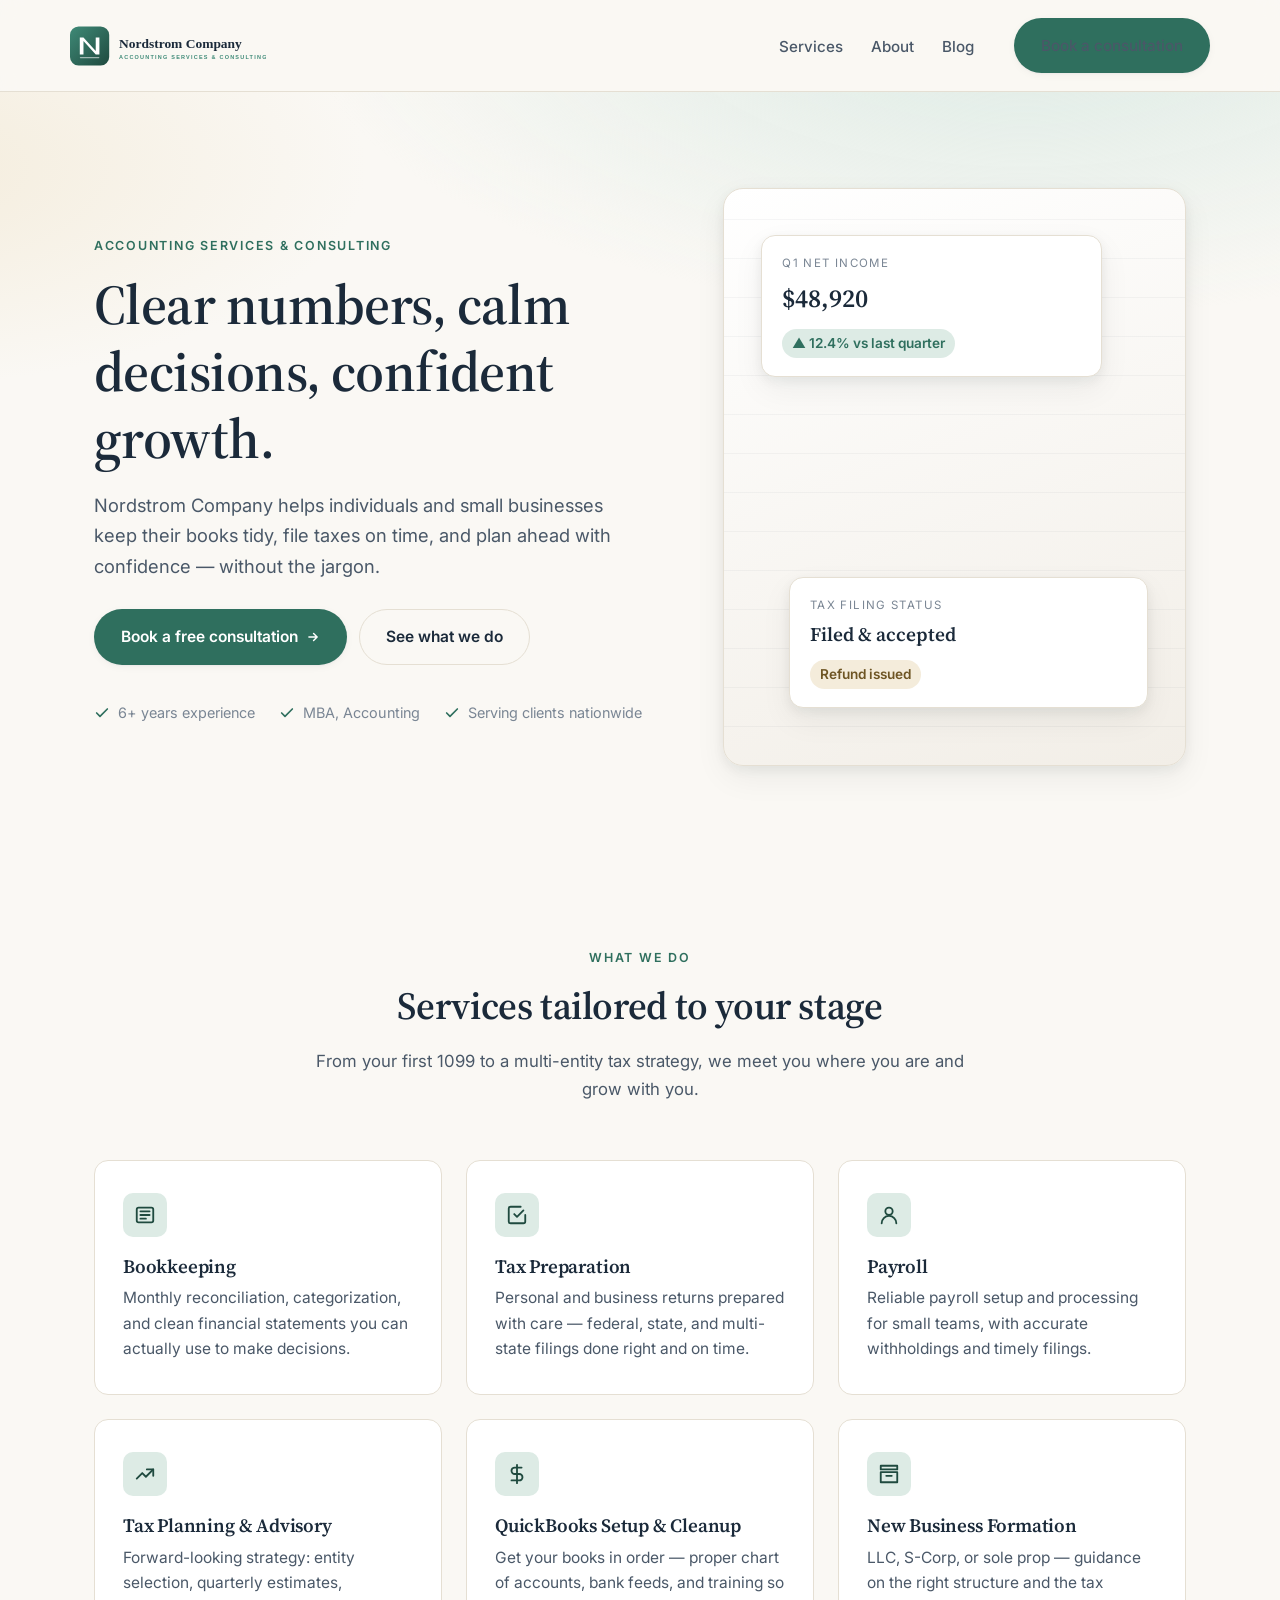
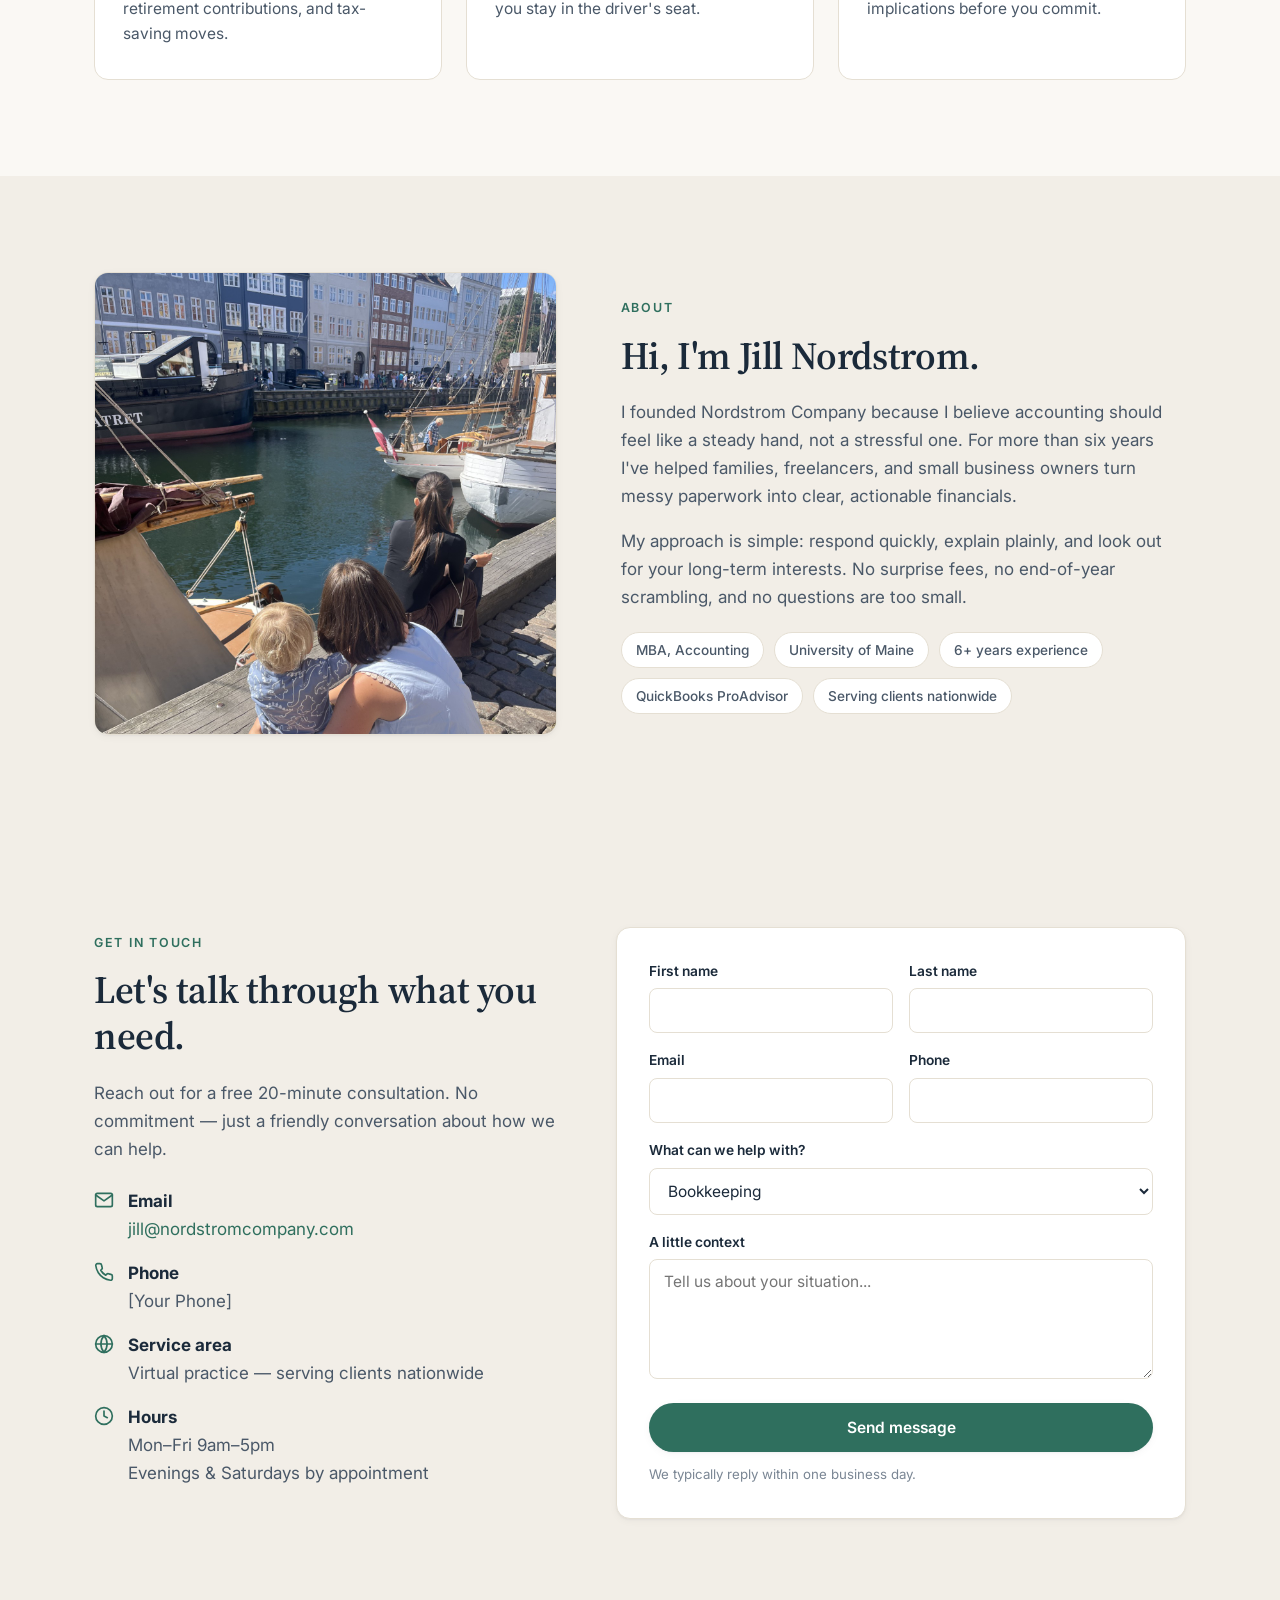
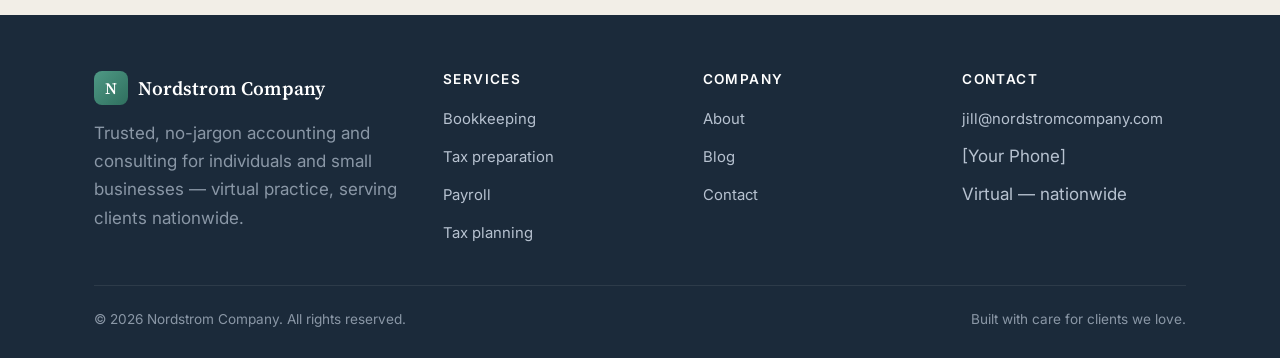
<file: index.html>
<!DOCTYPE html>
<html lang="en">
<head>
  <meta charset="UTF-8" />
  <meta name="viewport" content="width=device-width, initial-scale=1.0" />
  <title>Nordstrom Company — Accounting Services &amp; Consulting</title>
  <meta name="description" content="Nordstrom Company offers bookkeeping, tax preparation, payroll, and small-business advisory services for clients nationwide. Led by Jill Nordstrom, MBA." />
  <link rel="icon" type="image/svg+xml" href="logo.svg" />
  <link rel="preconnect" href="https://fonts.googleapis.com" />
  <link rel="preconnect" href="https://fonts.gstatic.com" crossorigin />
  <link href="https://fonts.googleapis.com/css2?family=Inter:wght@400;500;600;700&family=Source+Serif+4:wght@500;600;700&display=swap" rel="stylesheet" />
  <link rel="stylesheet" href="styles.css" />
</head>
<body>

  <!-- ============== HEADER ============== -->
  <header class="site-header">
    <div class="container nav">
      <a href="#top" class="brand" aria-label="Nordstrom Company home">
        <img src="logo.svg" alt="Nordstrom Company — Accounting Services &amp; Consulting" class="logo" />
      </a>

      <button class="nav-toggle" aria-label="Toggle menu" aria-expanded="false" aria-controls="primary-nav">
        <svg width="22" height="22" viewBox="0 0 24 24" fill="none" stroke="currentColor" stroke-width="2" stroke-linecap="round"><line x1="4" y1="7" x2="20" y2="7"/><line x1="4" y1="12" x2="20" y2="12"/><line x1="4" y1="17" x2="20" y2="17"/></svg>
      </button>

      <ul id="primary-nav" class="nav-links">
        <li><a href="#services">Services</a></li>
        <li><a href="#about">About</a></li>
        <li><a href="blog.html">Blog</a></li>
        <li><a href="#contact" class="btn btn-primary nav-cta">Book a consultation</a></li>
      </ul>
    </div>
  </header>

  <main id="top">

    <!-- ============== HERO ============== -->
    <section class="hero">
      <div class="container hero-inner">
        <div>
          <span class="eyebrow">Accounting Services &amp; Consulting</span>
          <h1>Clear numbers, calm decisions, confident growth.</h1>
          <p class="lead">
            Nordstrom Company helps individuals and small businesses keep their books tidy,
            file taxes on time, and plan ahead with confidence — without the jargon.
          </p>
          <div class="hero-actions">
            <a href="#contact" class="btn btn-primary">
              Book a free consultation
              <svg width="14" height="14" viewBox="0 0 24 24" fill="none" stroke="currentColor" stroke-width="2.5" stroke-linecap="round"><path d="M5 12h14M13 6l6 6-6 6"/></svg>
            </a>
            <a href="#services" class="btn btn-ghost">See what we do</a>
          </div>

          <div class="hero-trust">
            <span><svg width="16" height="16" viewBox="0 0 24 24" fill="none" stroke="currentColor" stroke-width="2.5" stroke-linecap="round" stroke-linejoin="round"><path d="M20 6L9 17l-5-5"/></svg> 6+ years experience</span>
            <span><svg width="16" height="16" viewBox="0 0 24 24" fill="none" stroke="currentColor" stroke-width="2.5" stroke-linecap="round" stroke-linejoin="round"><path d="M20 6L9 17l-5-5"/></svg> MBA, Accounting</span>
            <span><svg width="16" height="16" viewBox="0 0 24 24" fill="none" stroke="currentColor" stroke-width="2.5" stroke-linecap="round" stroke-linejoin="round"><path d="M20 6L9 17l-5-5"/></svg> Serving clients nationwide</span>
          </div>
        </div>

        <!-- Decorative visual — replace with photo or illustration if desired -->
        <div class="hero-visual" aria-hidden="true">
          <div class="hero-card hero-card-1">
            <div class="label">Q1 Net Income</div>
            <div class="value">$48,920</div>
            <span class="delta">▲ 12.4% vs last quarter</span>
          </div>
          <div class="hero-card hero-card-2">
            <div class="label">Tax Filing Status</div>
            <div class="value" style="font-size:1.2rem;">Filed &amp; accepted</div>
            <span class="delta" style="background:#F4ECDB;color:#6E5524;">Refund issued</span>
          </div>
        </div>
      </div>
    </section>

    <!-- ============== SERVICES ============== -->
    <section class="section" id="services">
      <div class="container">
        <div class="section-head">
          <span class="eyebrow">What we do</span>
          <h2>Services tailored to your stage</h2>
          <p>From your first 1099 to a multi-entity tax strategy, we meet you where you are and grow with you.</p>
        </div>

        <div class="services-grid">
          <article class="service-card">
            <div class="service-icon">
              <svg width="22" height="22" viewBox="0 0 24 24" fill="none" stroke="currentColor" stroke-width="2" stroke-linecap="round" stroke-linejoin="round"><rect x="3" y="4" width="18" height="16" rx="2"/><path d="M7 8h10M7 12h10M7 16h6"/></svg>
            </div>
            <h3>Bookkeeping</h3>
            <p>Monthly reconciliation, categorization, and clean financial statements you can actually use to make decisions.</p>
          </article>

          <article class="service-card">
            <div class="service-icon">
              <svg width="22" height="22" viewBox="0 0 24 24" fill="none" stroke="currentColor" stroke-width="2" stroke-linecap="round" stroke-linejoin="round"><path d="M9 11l3 3 7-7"/><path d="M21 12v7a2 2 0 01-2 2H5a2 2 0 01-2-2V5a2 2 0 012-2h11"/></svg>
            </div>
            <h3>Tax Preparation</h3>
            <p>Personal and business returns prepared with care — federal, state, and multi-state filings done right and on time.</p>
          </article>

          <article class="service-card">
            <div class="service-icon">
              <svg width="22" height="22" viewBox="0 0 24 24" fill="none" stroke="currentColor" stroke-width="2" stroke-linecap="round" stroke-linejoin="round"><circle cx="12" cy="8" r="4"/><path d="M4 21a8 8 0 0116 0"/></svg>
            </div>
            <h3>Payroll</h3>
            <p>Reliable payroll setup and processing for small teams, with accurate withholdings and timely filings.</p>
          </article>

          <article class="service-card">
            <div class="service-icon">
              <svg width="22" height="22" viewBox="0 0 24 24" fill="none" stroke="currentColor" stroke-width="2" stroke-linecap="round" stroke-linejoin="round"><path d="M3 17l6-6 4 4 8-8"/><path d="M14 7h7v7"/></svg>
            </div>
            <h3>Tax Planning &amp; Advisory</h3>
            <p>Forward-looking strategy: entity selection, quarterly estimates, retirement contributions, and tax-saving moves.</p>
          </article>

          <article class="service-card">
            <div class="service-icon">
              <svg width="22" height="22" viewBox="0 0 24 24" fill="none" stroke="currentColor" stroke-width="2" stroke-linecap="round" stroke-linejoin="round"><path d="M12 2v20"/><path d="M17 5H9.5a3.5 3.5 0 000 7h5a3.5 3.5 0 010 7H6"/></svg>
            </div>
            <h3>QuickBooks Setup &amp; Cleanup</h3>
            <p>Get your books in order — proper chart of accounts, bank feeds, and training so you stay in the driver's seat.</p>
          </article>

          <article class="service-card">
            <div class="service-icon">
              <svg width="22" height="22" viewBox="0 0 24 24" fill="none" stroke="currentColor" stroke-width="2" stroke-linecap="round" stroke-linejoin="round"><path d="M3 3h18v4H3zM3 10h18v11H3z"/><path d="M9 14h6"/></svg>
            </div>
            <h3>New Business Formation</h3>
            <p>LLC, S-Corp, or sole prop — guidance on the right structure and the tax implications before you commit.</p>
          </article>
        </div>
      </div>
    </section>

    <!-- ============== ABOUT ============== -->
    <section class="section section-alt" id="about">
      <div class="container about-grid">
        <div class="about-portrait">
          <img src="jill.jpg" alt="Jill Nordstrom, founder of Nordstrom Company" />
        </div>
        <div>
          <span class="eyebrow">About</span>
          <h2>Hi, I'm Jill Nordstrom.</h2>
          <p>
            I founded Nordstrom Company because I believe accounting should feel like a steady hand,
            not a stressful one. For more than six years I've helped families, freelancers, and small
            business owners turn messy paperwork into clear, actionable financials.
          </p>
          <p>
            My approach is simple: respond quickly, explain plainly, and look out for your long-term
            interests. No surprise fees, no end-of-year scrambling, and no questions are too small.
          </p>
          <div class="credentials">
            <span class="pill">MBA, Accounting</span>
            <span class="pill">University of Maine</span>
            <span class="pill">6+ years experience</span>
            <span class="pill">QuickBooks ProAdvisor</span>
            <span class="pill">Serving clients nationwide</span>
          </div>
        </div>
      </div>
    </section>

    <!-- ============== TESTIMONIALS (hidden until real testimonials are available) ==============
    <section class="section" id="testimonials">
      <div class="container">
        <div class="section-head">
          <span class="eyebrow">Kind words</span>
          <h2>Clients who breathe easier at tax time</h2>
        </div>

        <div class="testimonials-grid">
          <figure class="testimonial">
            <div class="stars">★★★★★</div>
            <blockquote>
              "Jill took our tangled QuickBooks file and turned it into something we
              actually understand. We finally know how the business is doing month to month."
            </blockquote>
            <figcaption class="testimonial-author">
              <div class="avatar">SR</div>
              <div>
                <div class="who">[Sample Client]</div>
                <div class="role">Owner, [Sample Business]</div>
              </div>
            </figcaption>
          </figure>

          <figure class="testimonial">
            <div class="stars">★★★★★</div>
            <blockquote>
              "Calm, responsive, and on our side. Our refund was bigger than I expected
              and the process was easier than I expected."
            </blockquote>
            <figcaption class="testimonial-author">
              <div class="avatar">MJ</div>
              <div>
                <div class="who">[Sample Client]</div>
                <div class="role">Freelancer</div>
              </div>
            </figcaption>
          </figure>

          <figure class="testimonial">
            <div class="stars">★★★★★</div>
            <blockquote>
              "Switching to Nordstrom Company was the best decision we made this year.
              Quarterly estimates, payroll, year-end — everything just runs."
            </blockquote>
            <figcaption class="testimonial-author">
              <div class="avatar">DT</div>
              <div>
                <div class="who">[Sample Client]</div>
                <div class="role">Co-founder, [Sample Business]</div>
              </div>
            </figcaption>
          </figure>
        </div>
      </div>
    </section>

    END TESTIMONIALS HIDDEN -->

    <!-- ============== CONTACT ============== -->
    <section class="section section-alt" id="contact">
      <div class="container contact-grid">
        <div class="contact-info">
          <span class="eyebrow">Get in touch</span>
          <h2>Let's talk through what you need.</h2>
          <p>Reach out for a free 20-minute consultation. No commitment — just a friendly conversation about how we can help.</p>

          <ul>
            <li>
              <svg width="20" height="20" viewBox="0 0 24 24" fill="none" stroke="currentColor" stroke-width="2" stroke-linecap="round" stroke-linejoin="round"><path d="M4 4h16c1.1 0 2 .9 2 2v12c0 1.1-.9 2-2 2H4c-1.1 0-2-.9-2-2V6c0-1.1.9-2 2-2z"/><polyline points="22,6 12,13 2,6"/></svg>
              <div><strong>Email</strong><a href="mailto:jill@nordstromcompany.com">jill@nordstromcompany.com</a></div>
            </li>
            <li>
              <svg width="20" height="20" viewBox="0 0 24 24" fill="none" stroke="currentColor" stroke-width="2" stroke-linecap="round" stroke-linejoin="round"><path d="M22 16.92v3a2 2 0 01-2.18 2 19.79 19.79 0 01-8.63-3.07 19.5 19.5 0 01-6-6 19.79 19.79 0 01-3.07-8.67A2 2 0 014.11 2h3a2 2 0 012 1.72 12.84 12.84 0 00.7 2.81 2 2 0 01-.45 2.11L8.09 9.91a16 16 0 006 6l1.27-1.27a2 2 0 012.11-.45 12.84 12.84 0 002.81.7A2 2 0 0122 16.92z"/></svg>
              <div><strong>Phone</strong>[Your Phone]</div>
            </li>
            <li>
              <svg width="20" height="20" viewBox="0 0 24 24" fill="none" stroke="currentColor" stroke-width="2" stroke-linecap="round" stroke-linejoin="round"><circle cx="12" cy="12" r="10"/><path d="M2 12h20"/><path d="M12 2a15.3 15.3 0 010 20M12 2a15.3 15.3 0 000 20"/></svg>
              <div><strong>Service area</strong>Virtual practice — serving clients nationwide</div>
            </li>
            <li>
              <svg width="20" height="20" viewBox="0 0 24 24" fill="none" stroke="currentColor" stroke-width="2" stroke-linecap="round" stroke-linejoin="round"><circle cx="12" cy="12" r="10"/><polyline points="12,6 12,12 16,14"/></svg>
              <div><strong>Hours</strong>Mon–Fri 9am–5pm<br/>Evenings &amp; Saturdays by appointment</div>
            </li>
          </ul>
        </div>

        <form class="contact-form" onsubmit="event.preventDefault(); alert('Thanks! This form is a placeholder — wire it to your email or a service like Formspree.');">
          <div class="form-row">
            <div class="form-field">
              <label for="firstName">First name</label>
              <input id="firstName" name="firstName" type="text" required />
            </div>
            <div class="form-field">
              <label for="lastName">Last name</label>
              <input id="lastName" name="lastName" type="text" required />
            </div>
          </div>

          <div class="form-row">
            <div class="form-field">
              <label for="email">Email</label>
              <input id="email" name="email" type="email" required />
            </div>
            <div class="form-field">
              <label for="phone">Phone</label>
              <input id="phone" name="phone" type="tel" />
            </div>
          </div>

          <div class="form-field">
            <label for="service">What can we help with?</label>
            <select id="service" name="service">
              <option>Bookkeeping</option>
              <option>Tax preparation</option>
              <option>Payroll</option>
              <option>Tax planning &amp; advisory</option>
              <option>QuickBooks setup / cleanup</option>
              <option>New business formation</option>
              <option>Something else</option>
            </select>
          </div>

          <div class="form-field">
            <label for="message">A little context</label>
            <textarea id="message" name="message" placeholder="Tell us about your situation..."></textarea>
          </div>

          <button type="submit" class="btn btn-primary" style="width:100%;">Send message</button>
          <p class="form-note">We typically reply within one business day.</p>
        </form>
      </div>
    </section>

  </main>

  <!-- ============== FOOTER ============== -->
  <footer class="site-footer">
    <div class="container">
      <div class="footer-grid">
        <div>
          <div class="brand">
            <span class="brand-mark">N</span>
            <span>Nordstrom Company</span>
          </div>
          <p style="margin-top:14px;color:#8A97A6;max-width:320px;">
            Trusted, no-jargon accounting and consulting for individuals and small businesses — virtual practice, serving clients nationwide.
          </p>
        </div>

        <div>
          <h4>Services</h4>
          <ul>
            <li><a href="#services">Bookkeeping</a></li>
            <li><a href="#services">Tax preparation</a></li>
            <li><a href="#services">Payroll</a></li>
            <li><a href="#services">Tax planning</a></li>
          </ul>
        </div>

        <div>
          <h4>Company</h4>
          <ul>
            <li><a href="#about">About</a></li>
            <li><a href="blog.html">Blog</a></li>
            <li><a href="#contact">Contact</a></li>
          </ul>
        </div>

        <div>
          <h4>Contact</h4>
          <ul>
            <li><a href="mailto:jill@nordstromcompany.com">jill@nordstromcompany.com</a></li>
            <li>[Your Phone]</li>
            <li>Virtual — nationwide</li>
          </ul>
        </div>
      </div>

      <div class="footer-bottom">
        <span>© <span id="year"></span> Nordstrom Company. All rights reserved.</span>
        <span>Built with care for clients we love.</span>
      </div>
    </div>
  </footer>

  <script>
    (function () {
      var btn = document.querySelector('.nav-toggle');
      var menu = document.getElementById('primary-nav');
      if (btn && menu) {
        btn.addEventListener('click', function () {
          var open = menu.classList.toggle('open');
          btn.setAttribute('aria-expanded', open ? 'true' : 'false');
        });
        menu.querySelectorAll('a').forEach(function (a) {
          a.addEventListener('click', function () {
            menu.classList.remove('open');
            btn.setAttribute('aria-expanded', 'false');
          });
        });
      }
      var y = document.getElementById('year');
      if (y) y.textContent = new Date().getFullYear();
    })();
  </script>
</body>
</html>
</file>
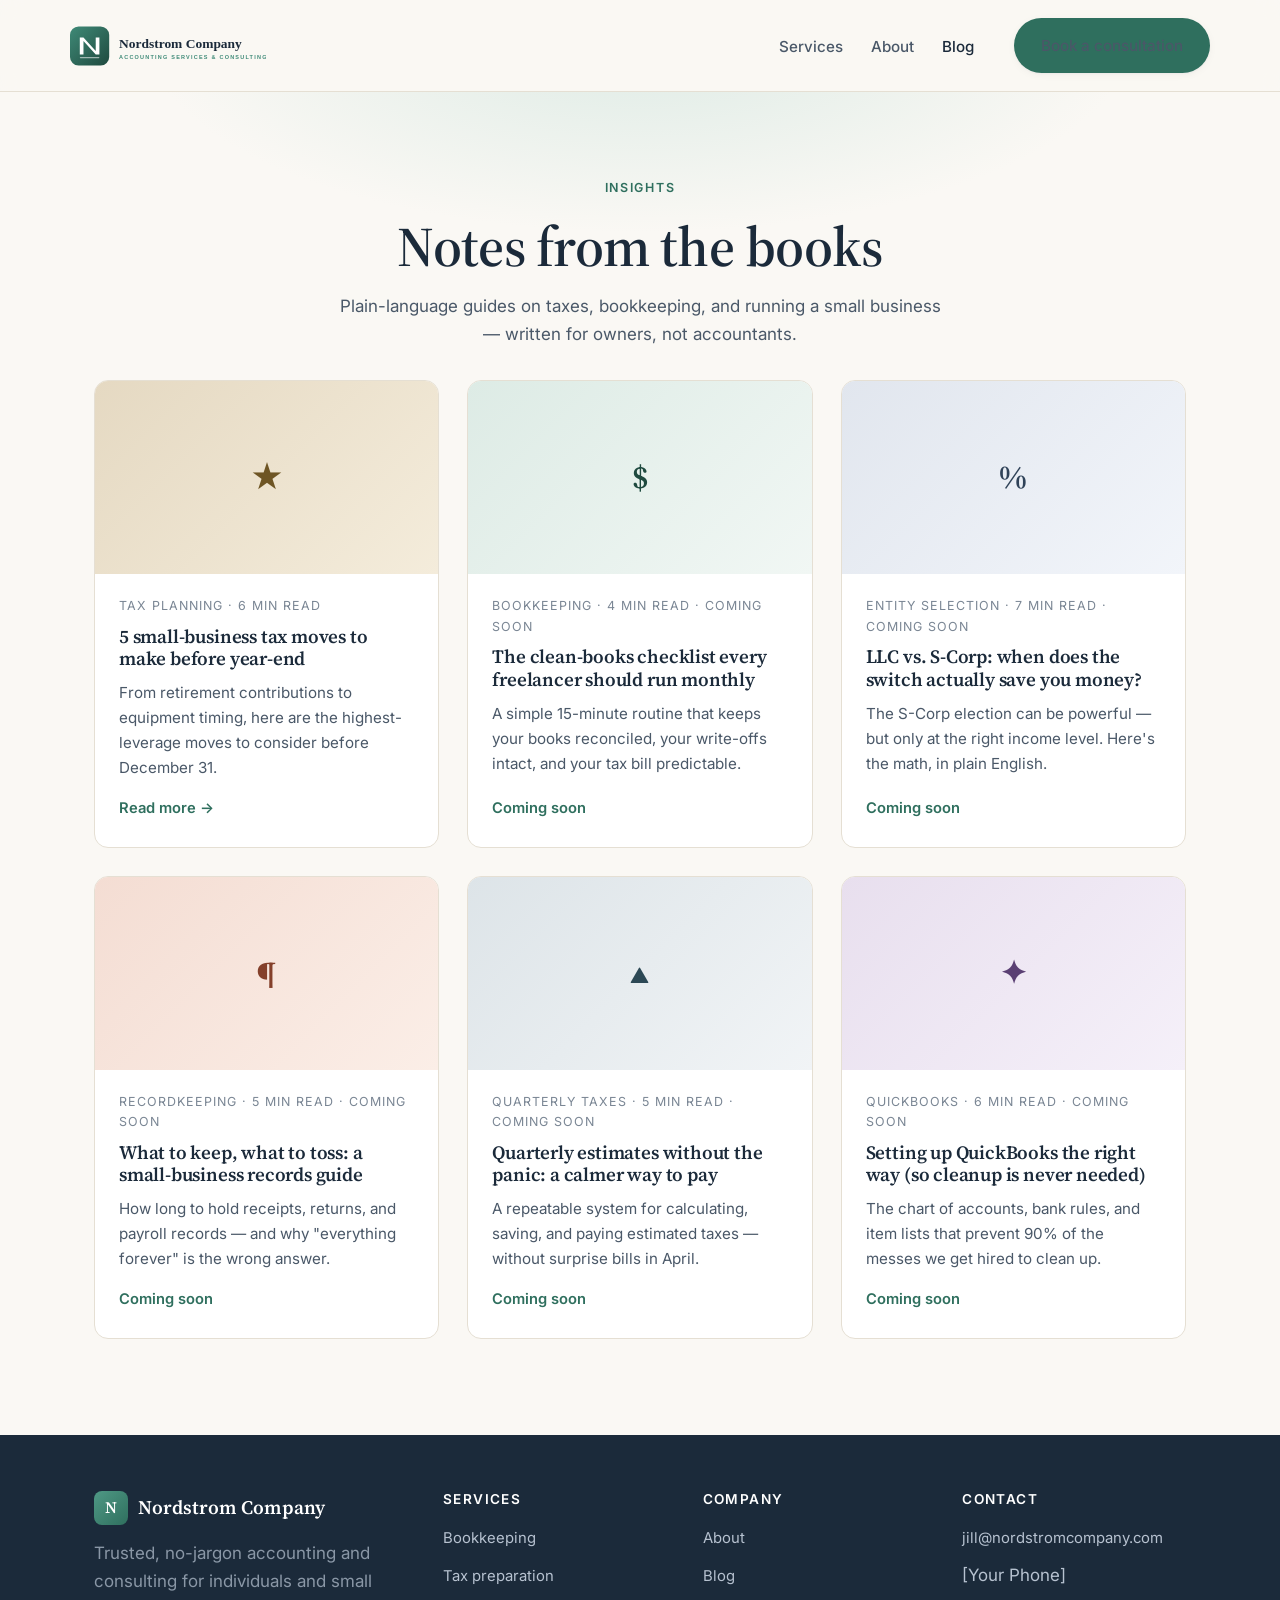
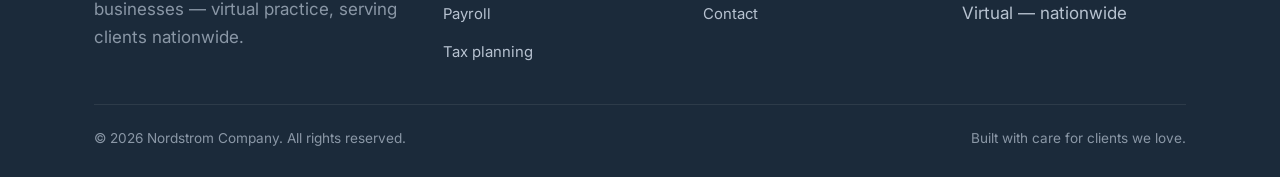
<file: blog.html>
<!DOCTYPE html>
<html lang="en">
<head>
  <meta charset="UTF-8" />
  <meta name="viewport" content="width=device-width, initial-scale=1.0" />
  <title>Blog — Nordstrom Company</title>
  <meta name="description" content="Plain-language guides on taxes, bookkeeping, and small business from Jill Nordstrom." />
  <link rel="icon" type="image/svg+xml" href="logo.svg" />
  <link rel="preconnect" href="https://fonts.googleapis.com" />
  <link rel="preconnect" href="https://fonts.gstatic.com" crossorigin />
  <link href="https://fonts.googleapis.com/css2?family=Inter:wght@400;500;600;700&family=Source+Serif+4:wght@500;600;700&display=swap" rel="stylesheet" />
  <link rel="stylesheet" href="styles.css" />
</head>
<body>

  <!-- ============== HEADER ============== -->
  <header class="site-header">
    <div class="container nav">
      <a href="index.html" class="brand" aria-label="Nordstrom Company home">
        <img src="logo.svg" alt="Nordstrom Company — Accounting Services &amp; Consulting" class="logo" />
      </a>

      <button class="nav-toggle" aria-label="Toggle menu" aria-expanded="false" aria-controls="primary-nav">
        <svg width="22" height="22" viewBox="0 0 24 24" fill="none" stroke="currentColor" stroke-width="2" stroke-linecap="round"><line x1="4" y1="7" x2="20" y2="7"/><line x1="4" y1="12" x2="20" y2="12"/><line x1="4" y1="17" x2="20" y2="17"/></svg>
      </button>

      <ul id="primary-nav" class="nav-links">
        <li><a href="index.html#services">Services</a></li>
        <li><a href="index.html#about">About</a></li>
        <li><a href="blog.html" aria-current="page" style="color:var(--ink);">Blog</a></li>
        <li><a href="index.html#contact" class="btn btn-primary nav-cta">Book a consultation</a></li>
      </ul>
    </div>
  </header>

  <main>

    <!-- ============== BLOG HERO ============== -->
    <section class="blog-hero">
      <div class="container">
        <span class="eyebrow">Insights</span>
        <h1>Notes from the books</h1>
        <p>Plain-language guides on taxes, bookkeeping, and running a small business — written for owners, not accountants.</p>
      </div>
    </section>

    <!-- ============== BLOG GRID ============== -->
    <section>
      <div class="container">
        <div class="blog-grid">

          <article class="post-card">
            <a href="posts/year-end-tax-moves.html" aria-label="Read post">
              <div class="post-cover alt-1">★</div>
            </a>
            <div class="post-body">
              <div class="post-meta">Tax Planning · 6 min read</div>
              <h3>5 small-business tax moves to make before year-end</h3>
              <p>From retirement contributions to equipment timing, here are the highest-leverage moves to consider before December 31.</p>
              <a href="posts/year-end-tax-moves.html" class="read-more">Read more →</a>
            </div>
          </article>

          <article class="post-card">
            <a href="#" aria-label="Read post (coming soon)">
              <div class="post-cover alt-2">$</div>
            </a>
            <div class="post-body">
              <div class="post-meta">Bookkeeping · 4 min read · Coming soon</div>
              <h3>The clean-books checklist every freelancer should run monthly</h3>
              <p>A simple 15-minute routine that keeps your books reconciled, your write-offs intact, and your tax bill predictable.</p>
              <a href="#" class="read-more">Coming soon</a>
            </div>
          </article>

          <article class="post-card">
            <a href="#" aria-label="Read post (coming soon)">
              <div class="post-cover alt-3">%</div>
            </a>
            <div class="post-body">
              <div class="post-meta">Entity Selection · 7 min read · Coming soon</div>
              <h3>LLC vs. S-Corp: when does the switch actually save you money?</h3>
              <p>The S-Corp election can be powerful — but only at the right income level. Here's the math, in plain English.</p>
              <a href="#" class="read-more">Coming soon</a>
            </div>
          </article>

          <article class="post-card">
            <a href="#" aria-label="Read post (coming soon)">
              <div class="post-cover alt-4">¶</div>
            </a>
            <div class="post-body">
              <div class="post-meta">Recordkeeping · 5 min read · Coming soon</div>
              <h3>What to keep, what to toss: a small-business records guide</h3>
              <p>How long to hold receipts, returns, and payroll records — and why "everything forever" is the wrong answer.</p>
              <a href="#" class="read-more">Coming soon</a>
            </div>
          </article>

          <article class="post-card">
            <a href="#" aria-label="Read post (coming soon)">
              <div class="post-cover alt-5">▲</div>
            </a>
            <div class="post-body">
              <div class="post-meta">Quarterly Taxes · 5 min read · Coming soon</div>
              <h3>Quarterly estimates without the panic: a calmer way to pay</h3>
              <p>A repeatable system for calculating, saving, and paying estimated taxes — without surprise bills in April.</p>
              <a href="#" class="read-more">Coming soon</a>
            </div>
          </article>

          <article class="post-card">
            <a href="#" aria-label="Read post (coming soon)">
              <div class="post-cover alt-6">✦</div>
            </a>
            <div class="post-body">
              <div class="post-meta">QuickBooks · 6 min read · Coming soon</div>
              <h3>Setting up QuickBooks the right way (so cleanup is never needed)</h3>
              <p>The chart of accounts, bank rules, and item lists that prevent 90% of the messes we get hired to clean up.</p>
              <a href="#" class="read-more">Coming soon</a>
            </div>
          </article>

        </div>
      </div>
    </section>

  </main>

  <!-- ============== FOOTER ============== -->
  <footer class="site-footer">
    <div class="container">
      <div class="footer-grid">
        <div>
          <div class="brand">
            <span class="brand-mark">N</span>
            <span>Nordstrom Company</span>
          </div>
          <p style="margin-top:14px;color:#8A97A6;max-width:320px;">
            Trusted, no-jargon accounting and consulting for individuals and small businesses — virtual practice, serving clients nationwide.
          </p>
        </div>

        <div>
          <h4>Services</h4>
          <ul>
            <li><a href="index.html#services">Bookkeeping</a></li>
            <li><a href="index.html#services">Tax preparation</a></li>
            <li><a href="index.html#services">Payroll</a></li>
            <li><a href="index.html#services">Tax planning</a></li>
          </ul>
        </div>

        <div>
          <h4>Company</h4>
          <ul>
            <li><a href="index.html#about">About</a></li>
            <li><a href="blog.html">Blog</a></li>
            <li><a href="index.html#contact">Contact</a></li>
          </ul>
        </div>

        <div>
          <h4>Contact</h4>
          <ul>
            <li><a href="mailto:jill@nordstromcompany.com">jill@nordstromcompany.com</a></li>
            <li>[Your Phone]</li>
            <li>Virtual — nationwide</li>
          </ul>
        </div>
      </div>

      <div class="footer-bottom">
        <span>© <span id="year"></span> Nordstrom Company. All rights reserved.</span>
        <span>Built with care for clients we love.</span>
      </div>
    </div>
  </footer>

  <script>
    (function () {
      var btn = document.querySelector('.nav-toggle');
      var menu = document.getElementById('primary-nav');
      if (btn && menu) {
        btn.addEventListener('click', function () {
          var open = menu.classList.toggle('open');
          btn.setAttribute('aria-expanded', open ? 'true' : 'false');
        });
      }
      var y = document.getElementById('year');
      if (y) y.textContent = new Date().getFullYear();
    })();
  </script>
</body>
</html>
</file>
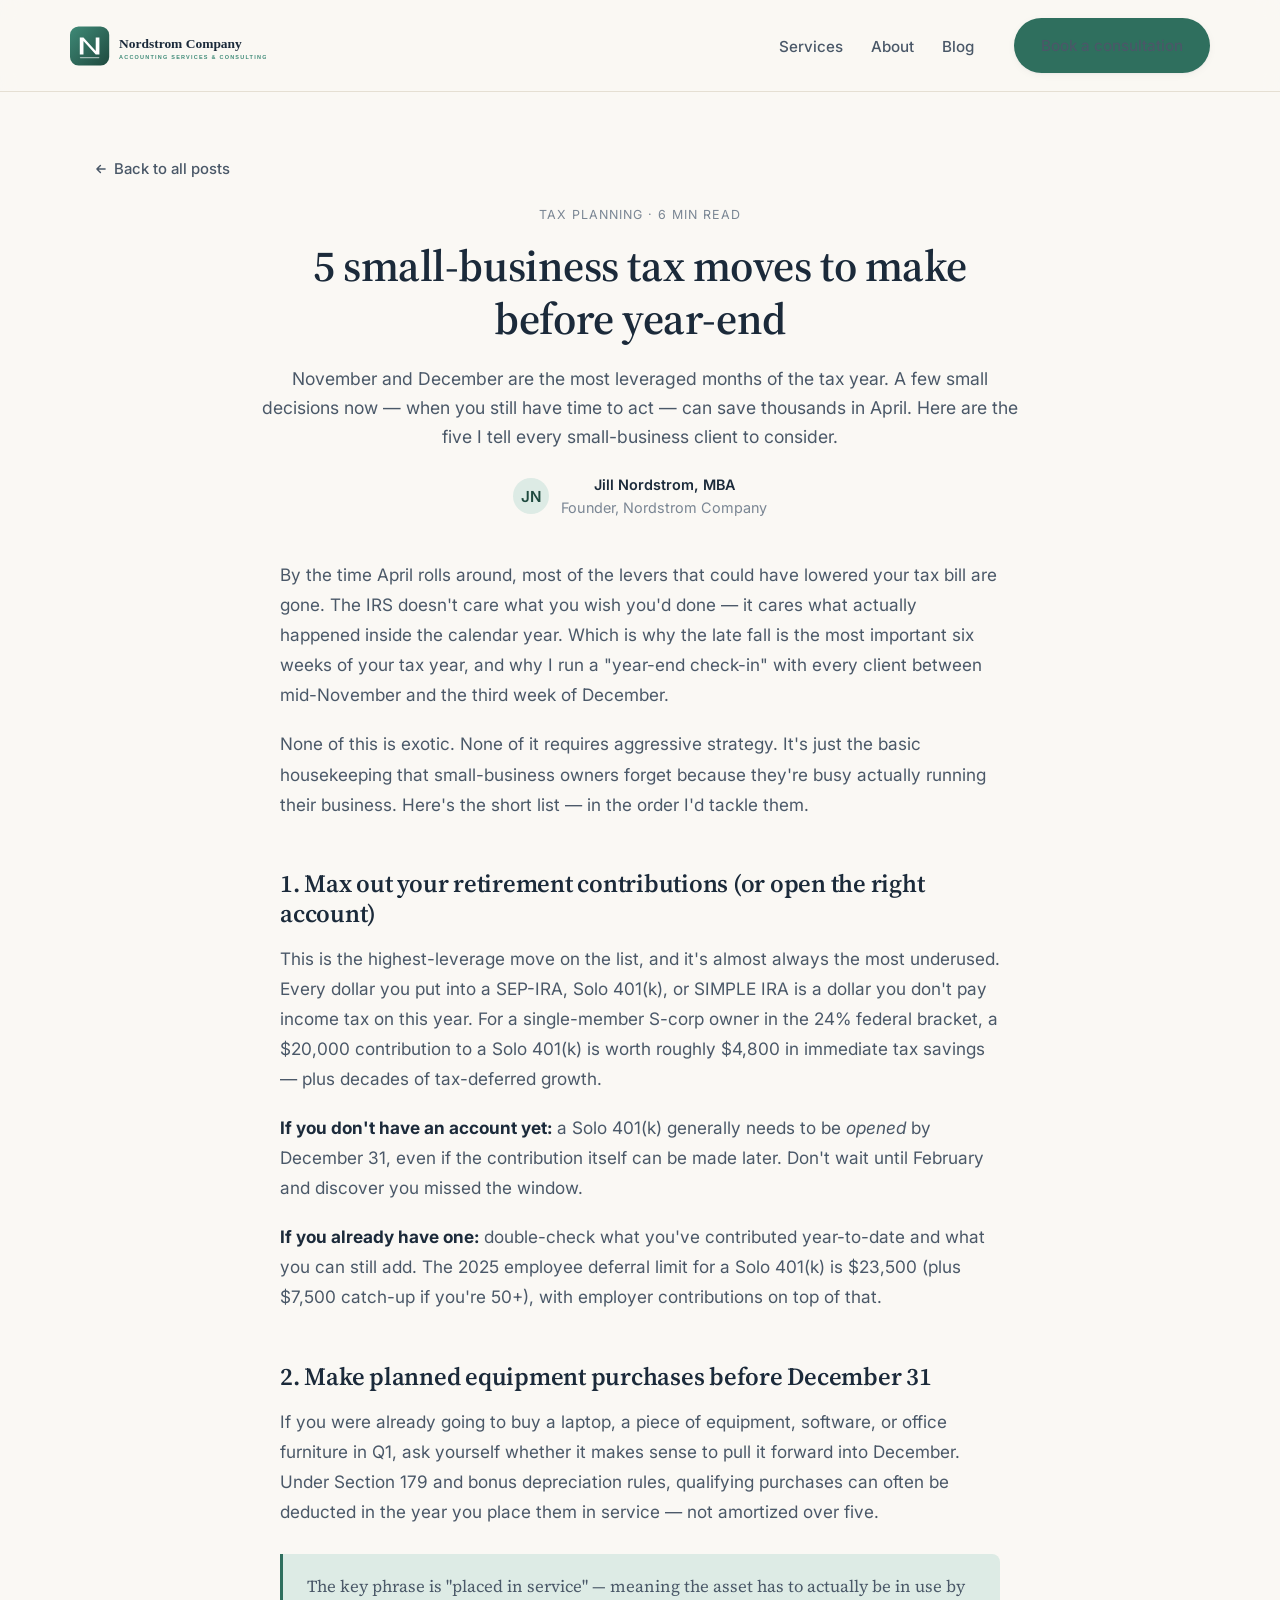
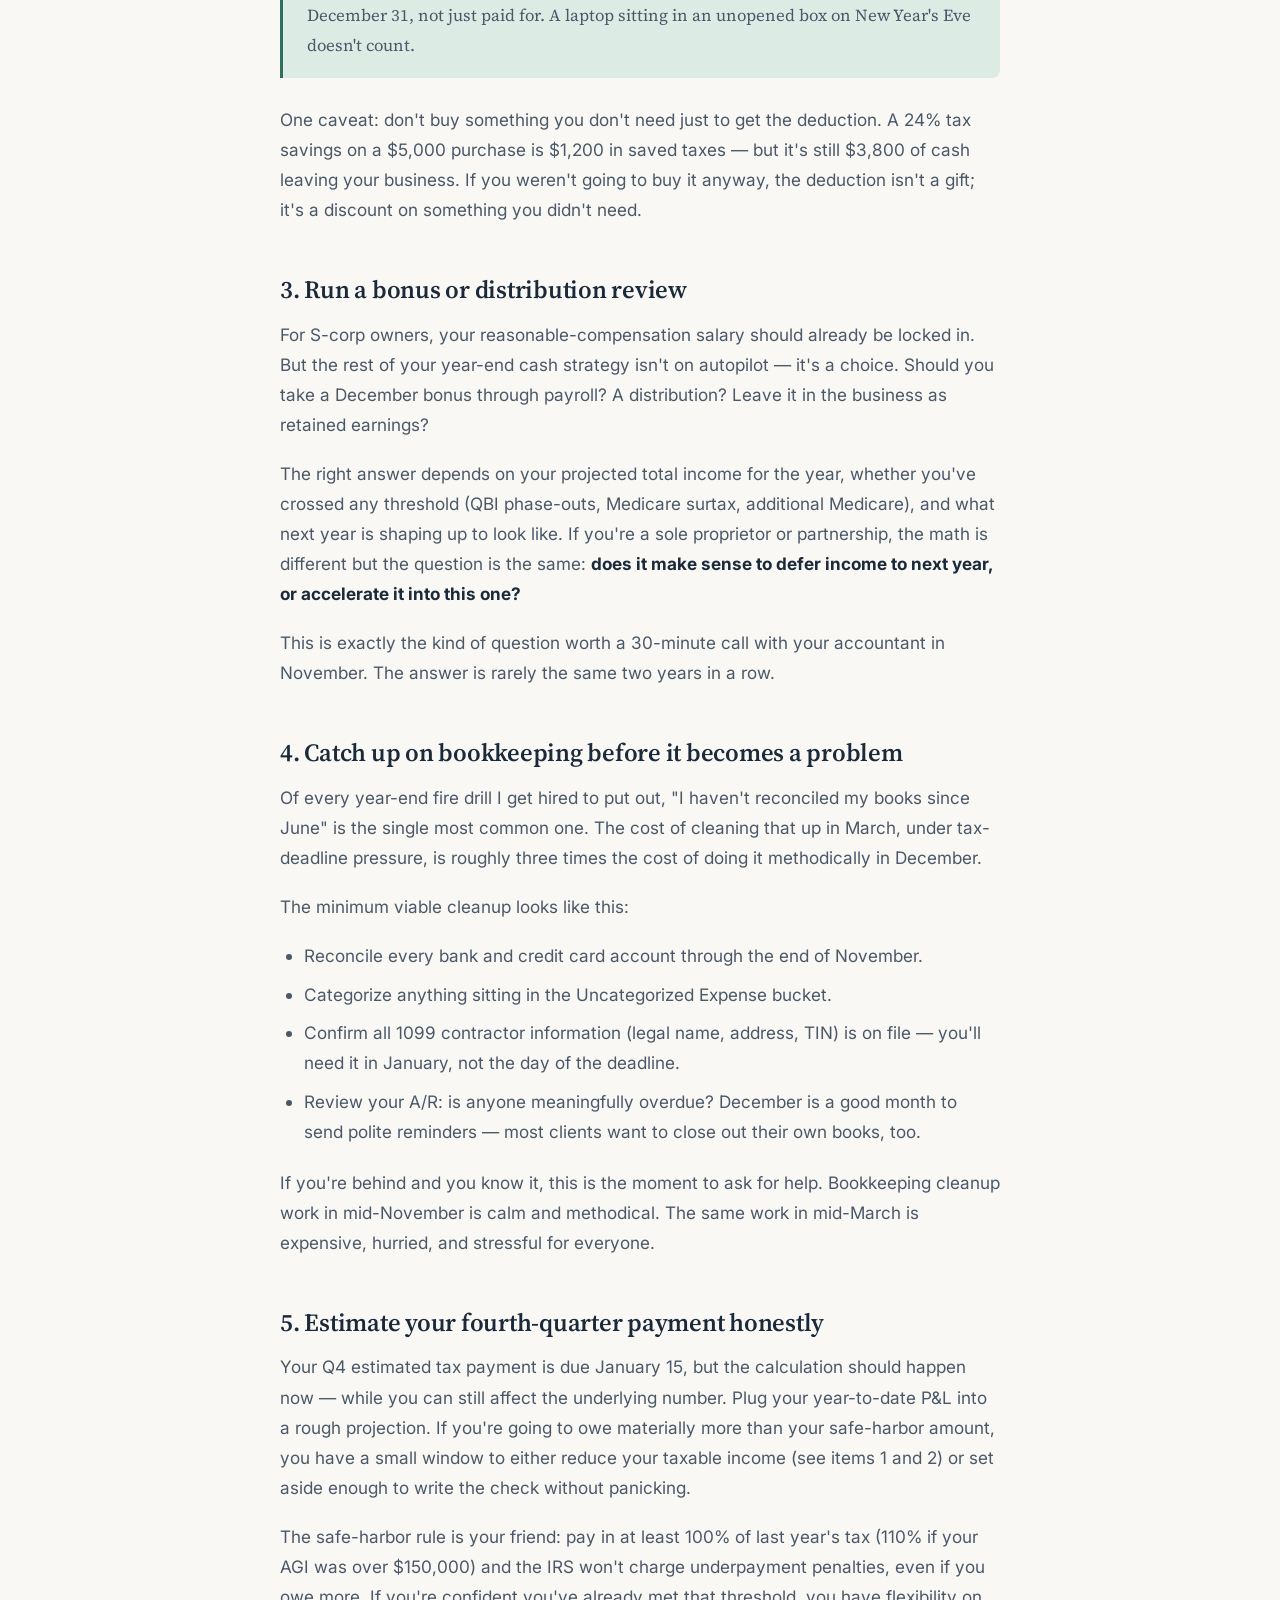
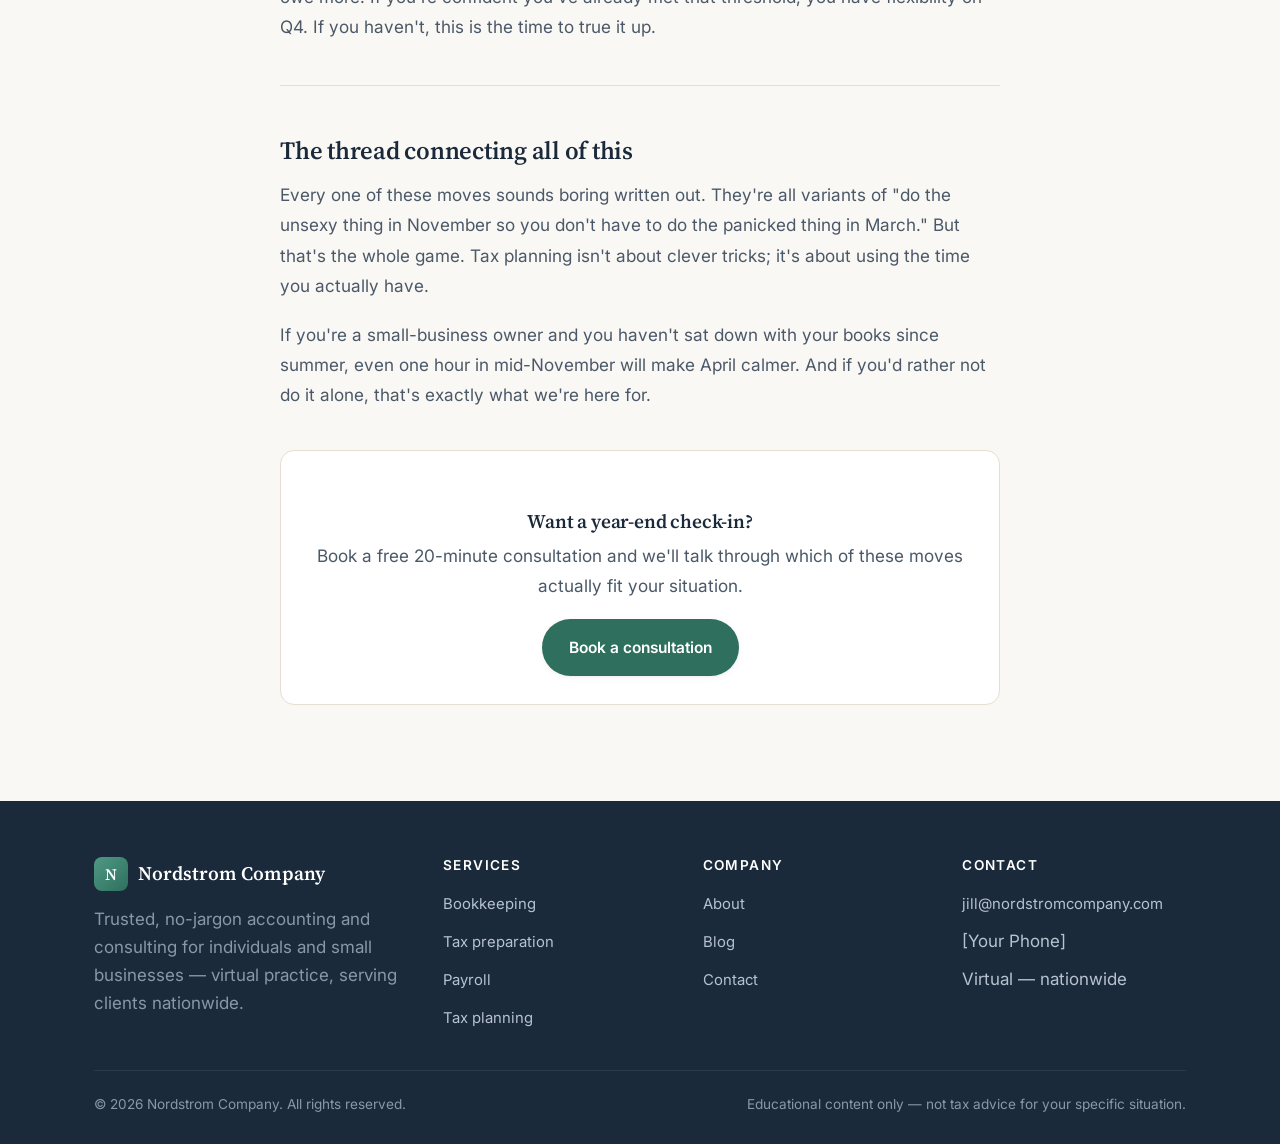
<file: posts/year-end-tax-moves.html>
<!DOCTYPE html>
<html lang="en">
<head>
  <meta charset="UTF-8" />
  <meta name="viewport" content="width=device-width, initial-scale=1.0" />
  <title>5 small-business tax moves to make before year-end — Nordstrom Company</title>
  <meta name="description" content="The highest-leverage tax moves a small-business owner can make in November and December — explained in plain English by Jill Nordstrom, MBA." />
  <link rel="icon" type="image/svg+xml" href="../logo.svg" />
  <link rel="preconnect" href="https://fonts.googleapis.com" />
  <link rel="preconnect" href="https://fonts.gstatic.com" crossorigin />
  <link href="https://fonts.googleapis.com/css2?family=Inter:wght@400;500;600;700&family=Source+Serif+4:wght@500;600;700&display=swap" rel="stylesheet" />
  <link rel="stylesheet" href="../styles.css" />
</head>
<body>

  <!-- ============== HEADER ============== -->
  <header class="site-header">
    <div class="container nav">
      <a href="../index.html" class="brand" aria-label="Nordstrom Company home">
        <img src="../logo.svg" alt="Nordstrom Company — Accounting Services &amp; Consulting" class="logo" />
      </a>

      <button class="nav-toggle" aria-label="Toggle menu" aria-expanded="false" aria-controls="primary-nav">
        <svg width="22" height="22" viewBox="0 0 24 24" fill="none" stroke="currentColor" stroke-width="2" stroke-linecap="round"><line x1="4" y1="7" x2="20" y2="7"/><line x1="4" y1="12" x2="20" y2="12"/><line x1="4" y1="17" x2="20" y2="17"/></svg>
      </button>

      <ul id="primary-nav" class="nav-links">
        <li><a href="../index.html#services">Services</a></li>
        <li><a href="../index.html#about">About</a></li>
        <li><a href="../blog.html">Blog</a></li>
        <li><a href="../index.html#contact" class="btn btn-primary nav-cta">Book a consultation</a></li>
      </ul>
    </div>
  </header>

  <main>

    <!-- ============== ARTICLE ============== -->
    <article class="article">
      <div class="container">
        <a class="back-link" href="../blog.html">
          <svg width="14" height="14" viewBox="0 0 24 24" fill="none" stroke="currentColor" stroke-width="2.5" stroke-linecap="round" stroke-linejoin="round"><path d="M19 12H5M11 18l-6-6 6-6"/></svg>
          Back to all posts
        </a>

        <header class="article-head">
          <div class="post-meta">Tax Planning · 6 min read</div>
          <h1>5 small-business tax moves to make before year-end</h1>
          <p class="lede">
            November and December are the most leveraged months of the tax year.
            A few small decisions now — when you still have time to act — can save thousands in April.
            Here are the five I tell every small-business client to consider.
          </p>
          <div class="article-byline">
            <div class="avatar">JN</div>
            <div>
              <div class="who">Jill Nordstrom, MBA</div>
              <div>Founder, Nordstrom Company</div>
            </div>
          </div>
        </header>

        <div class="article-body">
          <p>
            By the time April rolls around, most of the levers that could have lowered your tax bill
            are gone. The IRS doesn't care what you wish you'd done — it cares what actually happened
            inside the calendar year. Which is why the late fall is the most important six weeks
            of your tax year, and why I run a "year-end check-in" with every client between
            mid-November and the third week of December.
          </p>

          <p>
            None of this is exotic. None of it requires aggressive strategy. It's just the basic
            housekeeping that small-business owners forget because they're busy actually running
            their business. Here's the short list — in the order I'd tackle them.
          </p>

          <h2>1. Max out your retirement contributions (or open the right account)</h2>

          <p>
            This is the highest-leverage move on the list, and it's almost always the most underused.
            Every dollar you put into a SEP-IRA, Solo 401(k), or SIMPLE IRA is a dollar you don't
            pay income tax on this year. For a single-member S-corp owner in the 24% federal bracket,
            a $20,000 contribution to a Solo 401(k) is worth roughly $4,800 in immediate tax savings
            — plus decades of tax-deferred growth.
          </p>

          <p>
            <strong>If you don't have an account yet:</strong> a Solo 401(k) generally needs to be
            <em>opened</em> by December 31, even if the contribution itself can be made later.
            Don't wait until February and discover you missed the window.
          </p>

          <p>
            <strong>If you already have one:</strong> double-check what you've contributed year-to-date
            and what you can still add. The 2025 employee deferral limit for a Solo 401(k) is $23,500
            (plus $7,500 catch-up if you're 50+), with employer contributions on top of that.
          </p>

          <h2>2. Make planned equipment purchases before December 31</h2>

          <p>
            If you were already going to buy a laptop, a piece of equipment, software, or office
            furniture in Q1, ask yourself whether it makes sense to pull it forward into December.
            Under Section 179 and bonus depreciation rules, qualifying purchases can often be
            deducted in the year you place them in service — not amortized over five.
          </p>

          <blockquote>
            <p>The key phrase is "placed in service" — meaning the asset has to actually be
            in use by December 31, not just paid for. A laptop sitting in an unopened box on
            New Year's Eve doesn't count.</p>
          </blockquote>

          <p>
            One caveat: don't buy something you don't need just to get the deduction. A 24%
            tax savings on a $5,000 purchase is $1,200 in saved taxes — but it's still $3,800
            of cash leaving your business. If you weren't going to buy it anyway, the deduction
            isn't a gift; it's a discount on something you didn't need.
          </p>

          <h2>3. Run a bonus or distribution review</h2>

          <p>
            For S-corp owners, your reasonable-compensation salary should already be locked in.
            But the rest of your year-end cash strategy isn't on autopilot — it's a choice.
            Should you take a December bonus through payroll? A distribution? Leave it in the
            business as retained earnings?
          </p>

          <p>
            The right answer depends on your projected total income for the year, whether
            you've crossed any threshold (QBI phase-outs, Medicare surtax, additional Medicare),
            and what next year is shaping up to look like. If you're a sole proprietor or
            partnership, the math is different but the question is the same: <strong>does
            it make sense to defer income to next year, or accelerate it into this one?</strong>
          </p>

          <p>
            This is exactly the kind of question worth a 30-minute call with your accountant
            in November. The answer is rarely the same two years in a row.
          </p>

          <h2>4. Catch up on bookkeeping before it becomes a problem</h2>

          <p>
            Of every year-end fire drill I get hired to put out, "I haven't reconciled my books
            since June" is the single most common one. The cost of cleaning that up in March,
            under tax-deadline pressure, is roughly three times the cost of doing it methodically
            in December.
          </p>

          <p>
            The minimum viable cleanup looks like this:
          </p>

          <ul>
            <li>Reconcile every bank and credit card account through the end of November.</li>
            <li>Categorize anything sitting in the Uncategorized Expense bucket.</li>
            <li>Confirm all 1099 contractor information (legal name, address, TIN) is on file
              — you'll need it in January, not the day of the deadline.</li>
            <li>Review your A/R: is anyone meaningfully overdue? December is a good month
              to send polite reminders — most clients want to close out their own books, too.</li>
          </ul>

          <p>
            If you're behind and you know it, this is the moment to ask for help. Bookkeeping
            cleanup work in mid-November is calm and methodical. The same work in mid-March
            is expensive, hurried, and stressful for everyone.
          </p>

          <h2>5. Estimate your fourth-quarter payment honestly</h2>

          <p>
            Your Q4 estimated tax payment is due January 15, but the calculation should
            happen now — while you can still affect the underlying number. Plug your
            year-to-date P&amp;L into a rough projection. If you're going to owe materially
            more than your safe-harbor amount, you have a small window to either reduce
            your taxable income (see items 1 and 2) or set aside enough to write the check
            without panicking.
          </p>

          <p>
            The safe-harbor rule is your friend: pay in at least 100% of last year's tax
            (110% if your AGI was over $150,000) and the IRS won't charge underpayment
            penalties, even if you owe more. If you're confident you've already met that
            threshold, you have flexibility on Q4. If you haven't, this is the time to
            true it up.
          </p>

          <hr />

          <h2>The thread connecting all of this</h2>

          <p>
            Every one of these moves sounds boring written out. They're all variants of
            "do the unsexy thing in November so you don't have to do the panicked thing in March."
            But that's the whole game. Tax planning isn't about clever tricks; it's about
            using the time you actually have.
          </p>

          <p>
            If you're a small-business owner and you haven't sat down with your books since
            summer, even one hour in mid-November will make April calmer. And if you'd
            rather not do it alone, that's exactly what we're here for.
          </p>

          <div class="article-cta">
            <h3>Want a year-end check-in?</h3>
            <p>Book a free 20-minute consultation and we'll talk through which of these moves actually fit your situation.</p>
            <a href="../index.html#contact" class="btn btn-primary">Book a consultation</a>
          </div>
        </div>
      </div>
    </article>

  </main>

  <!-- ============== FOOTER ============== -->
  <footer class="site-footer">
    <div class="container">
      <div class="footer-grid">
        <div>
          <div class="brand">
            <span class="brand-mark">N</span>
            <span>Nordstrom Company</span>
          </div>
          <p style="margin-top:14px;color:#8A97A6;max-width:320px;">
            Trusted, no-jargon accounting and consulting for individuals and small businesses — virtual practice, serving clients nationwide.
          </p>
        </div>

        <div>
          <h4>Services</h4>
          <ul>
            <li><a href="../index.html#services">Bookkeeping</a></li>
            <li><a href="../index.html#services">Tax preparation</a></li>
            <li><a href="../index.html#services">Payroll</a></li>
            <li><a href="../index.html#services">Tax planning</a></li>
          </ul>
        </div>

        <div>
          <h4>Company</h4>
          <ul>
            <li><a href="../index.html#about">About</a></li>
            <li><a href="../blog.html">Blog</a></li>
            <li><a href="../index.html#contact">Contact</a></li>
          </ul>
        </div>

        <div>
          <h4>Contact</h4>
          <ul>
            <li><a href="mailto:jill@nordstromcompany.com">jill@nordstromcompany.com</a></li>
            <li>[Your Phone]</li>
            <li>Virtual — nationwide</li>
          </ul>
        </div>
      </div>

      <div class="footer-bottom">
        <span>© <span id="year"></span> Nordstrom Company. All rights reserved.</span>
        <span>Educational content only — not tax advice for your specific situation.</span>
      </div>
    </div>
  </footer>

  <script>
    (function () {
      var btn = document.querySelector('.nav-toggle');
      var menu = document.getElementById('primary-nav');
      if (btn && menu) {
        btn.addEventListener('click', function () {
          var open = menu.classList.toggle('open');
          btn.setAttribute('aria-expanded', open ? 'true' : 'false');
        });
      }
      var y = document.getElementById('year');
      if (y) y.textContent = new Date().getFullYear();
    })();
  </script>
</body>
</html>
</file>
<file: styles.css>
/* =============================================================
   [BUSINESS NAME] — Accounting Website
   Modern & clean design system
   ============================================================= */

/* ---------- Design tokens ---------- */
:root {
  /* Colors */
  --bg:           #FAF8F4;
  --surface:      #FFFFFF;
  --surface-alt:  #F2EEE7;
  --border:       #E5DFD3;
  --ink:          #1B2A3A;
  --ink-soft:     #4A5868;
  --muted:        #7A8694;
  --accent:       #2F6F5E;   /* deep sage */
  --accent-soft:  #DDEBE5;
  --accent-ink:   #1F4A3F;
  --gold:         #C4A35A;

  /* Type */
  --font-sans: "Inter", -apple-system, BlinkMacSystemFont, "Segoe UI",
               Roboto, "Helvetica Neue", Arial, sans-serif;
  --font-serif: "Source Serif 4", "Source Serif Pro", Georgia, "Times New Roman", serif;

  /* Layout */
  --container: 1140px;
  --radius: 14px;
  --radius-sm: 8px;

  /* Effects */
  --shadow-sm: 0 1px 2px rgba(20, 30, 40, 0.04),
               0 2px 8px rgba(20, 30, 40, 0.04);
  --shadow-md: 0 4px 12px rgba(20, 30, 40, 0.06),
               0 12px 32px rgba(20, 30, 40, 0.06);

  --transition: 180ms ease;
}

/* ---------- Reset ---------- */
*,
*::before,
*::after { box-sizing: border-box; }

html { scroll-behavior: smooth; }

body {
  margin: 0;
  font-family: var(--font-sans);
  font-size: 17px;
  line-height: 1.65;
  color: var(--ink);
  background: var(--bg);
  -webkit-font-smoothing: antialiased;
  -moz-osx-font-smoothing: grayscale;
}

img { max-width: 100%; display: block; }

a {
  color: var(--accent);
  text-decoration: none;
  transition: color var(--transition);
}
a:hover { color: var(--accent-ink); }

h1, h2, h3, h4 {
  font-family: var(--font-serif);
  color: var(--ink);
  line-height: 1.2;
  letter-spacing: -0.01em;
  margin: 0 0 0.5em;
  font-weight: 600;
}

h1 { font-size: clamp(2.25rem, 4.5vw, 3.5rem); }
h2 { font-size: clamp(1.75rem, 3vw, 2.5rem); }
h3 { font-size: 1.25rem; }

p { margin: 0 0 1em; color: var(--ink-soft); }

/* ---------- Layout helpers ---------- */
.container {
  width: 100%;
  max-width: var(--container);
  margin: 0 auto;
  padding: 0 24px;
}

.section {
  padding: 96px 0;
}

.section-alt {
  background: var(--surface-alt);
}

.eyebrow {
  display: inline-block;
  font-size: 0.78rem;
  font-weight: 600;
  letter-spacing: 0.14em;
  text-transform: uppercase;
  color: var(--accent);
  margin-bottom: 14px;
}

.section-head {
  max-width: 680px;
  margin: 0 auto 56px;
  text-align: center;
}
.section-head p {
  font-size: 1.05rem;
  color: var(--ink-soft);
}

/* ---------- Buttons ---------- */
.btn {
  display: inline-flex;
  align-items: center;
  justify-content: center;
  gap: 8px;
  padding: 14px 26px;
  border-radius: 999px;
  font-weight: 600;
  font-size: 0.97rem;
  font-family: var(--font-sans);
  border: 1px solid transparent;
  cursor: pointer;
  transition: transform var(--transition), background var(--transition),
              color var(--transition), border-color var(--transition),
              box-shadow var(--transition);
  text-decoration: none;
}
.btn-primary {
  background: var(--accent);
  color: #fff;
  box-shadow: var(--shadow-sm);
}
.btn-primary:hover {
  background: var(--accent-ink);
  color: #fff;
  transform: translateY(-1px);
  box-shadow: var(--shadow-md);
}
.btn-ghost {
  background: transparent;
  color: var(--ink);
  border-color: var(--border);
}
.btn-ghost:hover {
  border-color: var(--ink);
  color: var(--ink);
}

/* ---------- Header / Nav ---------- */
.site-header {
  position: sticky;
  top: 0;
  z-index: 50;
  background: rgba(250, 248, 244, 0.85);
  backdrop-filter: saturate(180%) blur(10px);
  -webkit-backdrop-filter: saturate(180%) blur(10px);
  border-bottom: 1px solid var(--border);
}
.nav {
  display: flex;
  align-items: center;
  justify-content: space-between;
  padding: 18px 0;
}
.brand {
  display: flex;
  align-items: center;
  gap: 10px;
  font-family: var(--font-serif);
  font-weight: 600;
  font-size: 1.2rem;
  color: var(--ink);
}
.brand-mark {
  width: 34px; height: 34px;
  border-radius: 8px;
  background: linear-gradient(135deg, var(--accent), var(--accent-ink));
  color: #fff;
  display: grid;
  place-items: center;
  font-family: var(--font-serif);
  font-weight: 600;
  font-size: 1rem;
  letter-spacing: -0.02em;
}
.nav-links {
  display: flex;
  gap: 28px;
  align-items: center;
  list-style: none;
  margin: 0; padding: 0;
}
.nav-links a {
  color: var(--ink-soft);
  font-weight: 500;
  font-size: 0.95rem;
}
.nav-links a:hover { color: var(--ink); }
.nav-cta { margin-left: 12px; }

.nav-toggle {
  display: none;
  background: transparent;
  border: 0;
  padding: 8px;
  cursor: pointer;
  color: var(--ink);
}

/* ---------- Hero ---------- */
.hero {
  padding: 96px 0 80px;
  background:
    radial-gradient(1200px 500px at 80% -10%, var(--accent-soft) 0%, transparent 60%),
    radial-gradient(900px 400px at -10% 10%, #F4ECDB 0%, transparent 55%);
}
.hero-inner {
  display: grid;
  grid-template-columns: 1.1fr 0.9fr;
  gap: 64px;
  align-items: center;
}
.hero h1 {
  margin-bottom: 18px;
}
.hero p.lead {
  font-size: 1.15rem;
  color: var(--ink-soft);
  margin-bottom: 28px;
  max-width: 520px;
}
.hero-actions {
  display: flex;
  gap: 12px;
  flex-wrap: wrap;
}
.hero-trust {
  display: flex;
  gap: 24px;
  margin-top: 36px;
  color: var(--muted);
  font-size: 0.9rem;
  flex-wrap: wrap;
}
.hero-trust span { display: inline-flex; align-items: center; gap: 8px; }
.hero-trust svg { color: var(--accent); }

.hero-visual {
  position: relative;
  aspect-ratio: 4 / 5;
  border-radius: 20px;
  background:
    linear-gradient(160deg, #fff, var(--surface-alt));
  border: 1px solid var(--border);
  box-shadow: var(--shadow-md);
  overflow: hidden;
}
.hero-visual::before {
  content: "";
  position: absolute; inset: 0;
  background:
    repeating-linear-gradient(
      0deg, transparent 0 38px, rgba(27, 42, 58, 0.06) 38px 39px
    );
  opacity: 0.7;
}
.hero-card {
  position: absolute;
  background: #fff;
  border-radius: var(--radius);
  border: 1px solid var(--border);
  box-shadow: var(--shadow-md);
  padding: 18px 20px;
}
.hero-card-1 {
  top: 8%; left: 8%; right: 18%;
}
.hero-card-2 {
  bottom: 10%; left: 14%; right: 8%;
}
.hero-card .label {
  font-size: 0.72rem;
  letter-spacing: 0.12em;
  text-transform: uppercase;
  color: var(--muted);
}
.hero-card .value {
  font-family: var(--font-serif);
  font-size: 1.6rem;
  font-weight: 600;
  color: var(--ink);
  margin-top: 4px;
}
.hero-card .delta {
  display: inline-flex;
  gap: 6px;
  align-items: center;
  font-size: 0.85rem;
  color: var(--accent);
  background: var(--accent-soft);
  padding: 3px 10px;
  border-radius: 999px;
  margin-top: 10px;
  font-weight: 600;
}

/* ---------- Services ---------- */
.services-grid {
  display: grid;
  grid-template-columns: repeat(3, 1fr);
  gap: 24px;
}
.service-card {
  background: var(--surface);
  border: 1px solid var(--border);
  border-radius: var(--radius);
  padding: 32px 28px;
  transition: transform var(--transition), box-shadow var(--transition),
              border-color var(--transition);
}
.service-card:hover {
  transform: translateY(-3px);
  box-shadow: var(--shadow-md);
  border-color: #d8d0bf;
}
.service-icon {
  width: 44px; height: 44px;
  border-radius: 10px;
  background: var(--accent-soft);
  color: var(--accent-ink);
  display: grid;
  place-items: center;
  margin-bottom: 18px;
}
.service-card h3 { margin-bottom: 8px; font-size: 1.18rem; }
.service-card p  { font-size: 0.97rem; margin-bottom: 0; }

/* ---------- About ---------- */
.about-grid {
  display: grid;
  grid-template-columns: 0.9fr 1.1fr;
  gap: 64px;
  align-items: center;
}
.about-portrait {
  aspect-ratio: 1 / 1;
  border-radius: var(--radius);
  background:
    linear-gradient(135deg, var(--accent-soft), #fff);
  border: 1px solid var(--border);
  overflow: hidden;
  display: grid;
  place-items: center;
  font-family: var(--font-serif);
  color: var(--accent-ink);
  font-size: 4.5rem;
  font-weight: 600;
  letter-spacing: -0.02em;
  box-shadow: var(--shadow-sm);
}
.about-portrait img {
  width: 100%;
  height: 100%;
  object-fit: cover;
  display: block;
}
.credentials {
  display: flex;
  flex-wrap: wrap;
  gap: 10px;
  margin-top: 20px;
}
.credentials .pill {
  background: var(--surface);
  border: 1px solid var(--border);
  border-radius: 999px;
  padding: 6px 14px;
  font-size: 0.85rem;
  color: var(--ink-soft);
  font-weight: 500;
}

/* ---------- Testimonials ---------- */
.testimonials-grid {
  display: grid;
  grid-template-columns: repeat(3, 1fr);
  gap: 24px;
}
.testimonial {
  background: var(--surface);
  border: 1px solid var(--border);
  border-radius: var(--radius);
  padding: 28px;
  display: flex;
  flex-direction: column;
  gap: 16px;
}
.testimonial blockquote {
  margin: 0;
  font-family: var(--font-serif);
  font-size: 1.08rem;
  line-height: 1.55;
  color: var(--ink);
}
.testimonial .stars {
  color: var(--gold);
  font-size: 0.95rem;
  letter-spacing: 2px;
}
.testimonial-author {
  display: flex;
  align-items: center;
  gap: 12px;
  margin-top: auto;
}
.avatar {
  width: 40px; height: 40px;
  border-radius: 50%;
  background: var(--accent-soft);
  color: var(--accent-ink);
  display: grid;
  place-items: center;
  font-weight: 600;
  font-size: 0.95rem;
}
.testimonial-author .who {
  font-weight: 600;
  font-size: 0.95rem;
  color: var(--ink);
  line-height: 1.2;
}
.testimonial-author .role {
  font-size: 0.83rem;
  color: var(--muted);
}

/* ---------- Contact ---------- */
.contact-grid {
  display: grid;
  grid-template-columns: 0.9fr 1.1fr;
  gap: 56px;
  align-items: start;
}
.contact-info p { margin-bottom: 0.5em; }
.contact-info ul {
  list-style: none;
  padding: 0;
  margin: 24px 0 0;
  display: grid;
  gap: 16px;
}
.contact-info li {
  display: flex;
  gap: 14px;
  align-items: flex-start;
  color: var(--ink-soft);
}
.contact-info li svg {
  color: var(--accent);
  flex-shrink: 0;
  margin-top: 3px;
}
.contact-info strong { color: var(--ink); display: block; }

.contact-form {
  background: var(--surface);
  border: 1px solid var(--border);
  border-radius: var(--radius);
  padding: 32px;
  box-shadow: var(--shadow-sm);
}
.form-row {
  display: grid;
  grid-template-columns: 1fr 1fr;
  gap: 16px;
}
.form-field { margin-bottom: 16px; }
.form-field label {
  display: block;
  font-size: 0.86rem;
  font-weight: 600;
  color: var(--ink);
  margin-bottom: 6px;
}
.form-field input,
.form-field select,
.form-field textarea {
  width: 100%;
  padding: 12px 14px;
  border: 1px solid var(--border);
  border-radius: var(--radius-sm);
  font-family: var(--font-sans);
  font-size: 0.97rem;
  color: var(--ink);
  background: #fff;
  transition: border-color var(--transition), box-shadow var(--transition);
}
.form-field input:focus,
.form-field select:focus,
.form-field textarea:focus {
  outline: 0;
  border-color: var(--accent);
  box-shadow: 0 0 0 3px var(--accent-soft);
}
.form-field textarea { resize: vertical; min-height: 120px; }

.form-note {
  font-size: 0.83rem;
  color: var(--muted);
  margin-top: 12px;
  margin-bottom: 0;
}

/* ---------- Blog ---------- */
.blog-hero {
  padding: 80px 0 32px;
  text-align: center;
  background:
    radial-gradient(900px 360px at 50% -20%, var(--accent-soft) 0%, transparent 55%);
}
.blog-hero h1 { margin-bottom: 12px; }
.blog-hero p { max-width: 620px; margin: 0 auto; }

.blog-grid {
  display: grid;
  grid-template-columns: repeat(3, 1fr);
  gap: 28px;
  padding-bottom: 96px;
}
.post-card {
  background: var(--surface);
  border: 1px solid var(--border);
  border-radius: var(--radius);
  overflow: hidden;
  display: flex;
  flex-direction: column;
  transition: transform var(--transition), box-shadow var(--transition);
}
.post-card:hover {
  transform: translateY(-3px);
  box-shadow: var(--shadow-md);
}
.post-cover {
  aspect-ratio: 16 / 9;
  background: linear-gradient(135deg, var(--accent-soft), var(--surface-alt));
  display: grid;
  place-items: center;
  color: var(--accent-ink);
  font-family: var(--font-serif);
  font-size: 2rem;
  font-weight: 600;
}
.post-cover.alt-1 { background: linear-gradient(135deg, #E5D9C2, #F4ECDB); color: #6E5524; }
.post-cover.alt-2 { background: linear-gradient(135deg, #DDEBE5, #F1F7F4); color: var(--accent-ink); }
.post-cover.alt-3 { background: linear-gradient(135deg, #E1E6EE, #F2F5FA); color: #2F4258; }
.post-cover.alt-4 { background: linear-gradient(135deg, #F4DDD3, #FBEEE7); color: #84402B; }
.post-cover.alt-5 { background: linear-gradient(135deg, #DDE4E8, #F1F4F6); color: #2C4855; }
.post-cover.alt-6 { background: linear-gradient(135deg, #E8DFEE, #F5F0F9); color: #5A3F73; }

.post-body { padding: 22px 24px 26px; flex: 1; display: flex; flex-direction: column; }
.post-meta {
  font-size: 0.78rem;
  letter-spacing: 0.08em;
  text-transform: uppercase;
  color: var(--muted);
  margin-bottom: 8px;
}
.post-card h3 {
  font-size: 1.18rem;
  margin-bottom: 10px;
}
.post-card p {
  font-size: 0.95rem;
  margin-bottom: 16px;
}
.post-card .read-more {
  margin-top: auto;
  font-weight: 600;
  font-size: 0.92rem;
  color: var(--accent);
}

/* ---------- Footer ---------- */
.site-footer {
  background: var(--ink);
  color: #B7C2D0;
  padding: 56px 0 28px;
}
.footer-grid {
  display: grid;
  grid-template-columns: 1.4fr 1fr 1fr 1fr;
  gap: 36px;
  margin-bottom: 36px;
}
.site-footer h4 {
  color: #fff;
  font-family: var(--font-sans);
  font-size: 0.85rem;
  font-weight: 600;
  letter-spacing: 0.1em;
  text-transform: uppercase;
  margin-bottom: 16px;
}
.site-footer ul { list-style: none; padding: 0; margin: 0; display: grid; gap: 10px; }
.site-footer a { color: #B7C2D0; font-size: 0.93rem; }
.site-footer a:hover { color: #fff; }
.site-footer .brand { color: #fff; }
.site-footer .brand-mark { background: linear-gradient(135deg, #4F9985, #2F6F5E); }
.footer-bottom {
  border-top: 1px solid rgba(255, 255, 255, 0.08);
  padding-top: 22px;
  display: flex;
  justify-content: space-between;
  flex-wrap: wrap;
  gap: 12px;
  font-size: 0.85rem;
  color: #8A97A6;
}

/* ---------- Logo ---------- */
.brand img.logo {
  height: 44px;
  width: auto;
  display: block;
}
.site-header .brand { color: var(--ink); }
.site-footer .brand img.logo {
  /* invert dark text portion for use on dark footer */
  filter: brightness(0) invert(1);
  opacity: 0.95;
}

/* ---------- Article (single blog post) ---------- */
.article {
  padding: 64px 0 96px;
}
.article-head {
  max-width: 760px;
  margin: 0 auto 40px;
  text-align: center;
}
.article-head .post-meta { justify-content: center; margin-bottom: 14px; }
.article-head h1 {
  font-size: clamp(2rem, 4vw, 2.75rem);
  margin-bottom: 18px;
}
.article-head .lede {
  font-size: 1.1rem;
  color: var(--ink-soft);
}
.article-byline {
  display: flex;
  align-items: center;
  gap: 12px;
  justify-content: center;
  margin-top: 22px;
  font-size: 0.9rem;
  color: var(--muted);
}
.article-byline .avatar { width: 36px; height: 36px; }
.article-byline .who { color: var(--ink); font-weight: 600; }

.article-body {
  max-width: 720px;
  margin: 0 auto;
  font-size: 1.075rem;
  line-height: 1.75;
  color: var(--ink-soft);
}
.article-body h2 {
  font-size: 1.55rem;
  margin: 2em 0 0.6em;
  color: var(--ink);
}
.article-body h3 {
  font-size: 1.2rem;
  margin: 1.6em 0 0.5em;
  color: var(--ink);
}
.article-body p { margin-bottom: 1.1em; }
.article-body ul,
.article-body ol { margin: 0 0 1.2em 1.4em; padding: 0; }
.article-body li { margin-bottom: 0.5em; }
.article-body strong { color: var(--ink); }
.article-body blockquote {
  margin: 1.6em 0;
  padding: 18px 24px;
  border-left: 3px solid var(--accent);
  background: var(--accent-soft);
  border-radius: 0 var(--radius-sm) var(--radius-sm) 0;
  font-family: var(--font-serif);
  color: var(--ink);
  font-size: 1.05rem;
}
.article-body blockquote p:last-child { margin-bottom: 0; }
.article-body hr {
  border: 0;
  border-top: 1px solid var(--border);
  margin: 2.5em 0;
}

.article-cta {
  background: var(--surface);
  border: 1px solid var(--border);
  border-radius: var(--radius);
  padding: 28px 32px;
  text-align: center;
  margin-top: 40px;
}
.article-cta h3 { margin-bottom: 8px; }
.article-cta p { margin-bottom: 18px; }

.back-link {
  display: inline-flex;
  align-items: center;
  gap: 6px;
  font-weight: 500;
  font-size: 0.93rem;
  color: var(--ink-soft);
  margin-bottom: 24px;
}
.back-link:hover { color: var(--ink); }

/* ---------- Responsive ---------- */
@media (max-width: 960px) {
  .hero-inner,
  .about-grid,
  .contact-grid { grid-template-columns: 1fr; gap: 40px; }
  .hero-visual { max-width: 480px; }
  .services-grid,
  .testimonials-grid,
  .blog-grid { grid-template-columns: repeat(2, 1fr); }
  .footer-grid { grid-template-columns: 1fr 1fr; }
}

@media (max-width: 640px) {
  .section { padding: 72px 0; }
  .nav-links {
    position: absolute;
    top: 100%;
    left: 16px; right: 16px;
    background: var(--surface);
    border: 1px solid var(--border);
    border-radius: var(--radius);
    box-shadow: var(--shadow-md);
    flex-direction: column;
    align-items: stretch;
    padding: 16px;
    gap: 4px;
    display: none;
  }
  .nav-links.open { display: flex; }
  .nav-links a { padding: 10px 8px; }
  .nav-toggle { display: inline-flex; }
  .nav-cta { margin: 8px 0 0; }
  .services-grid,
  .testimonials-grid,
  .blog-grid,
  .form-row,
  .footer-grid { grid-template-columns: 1fr; }
  .hero { padding: 64px 0 40px; }
  .brand img.logo { height: 38px; }
}
</file>
